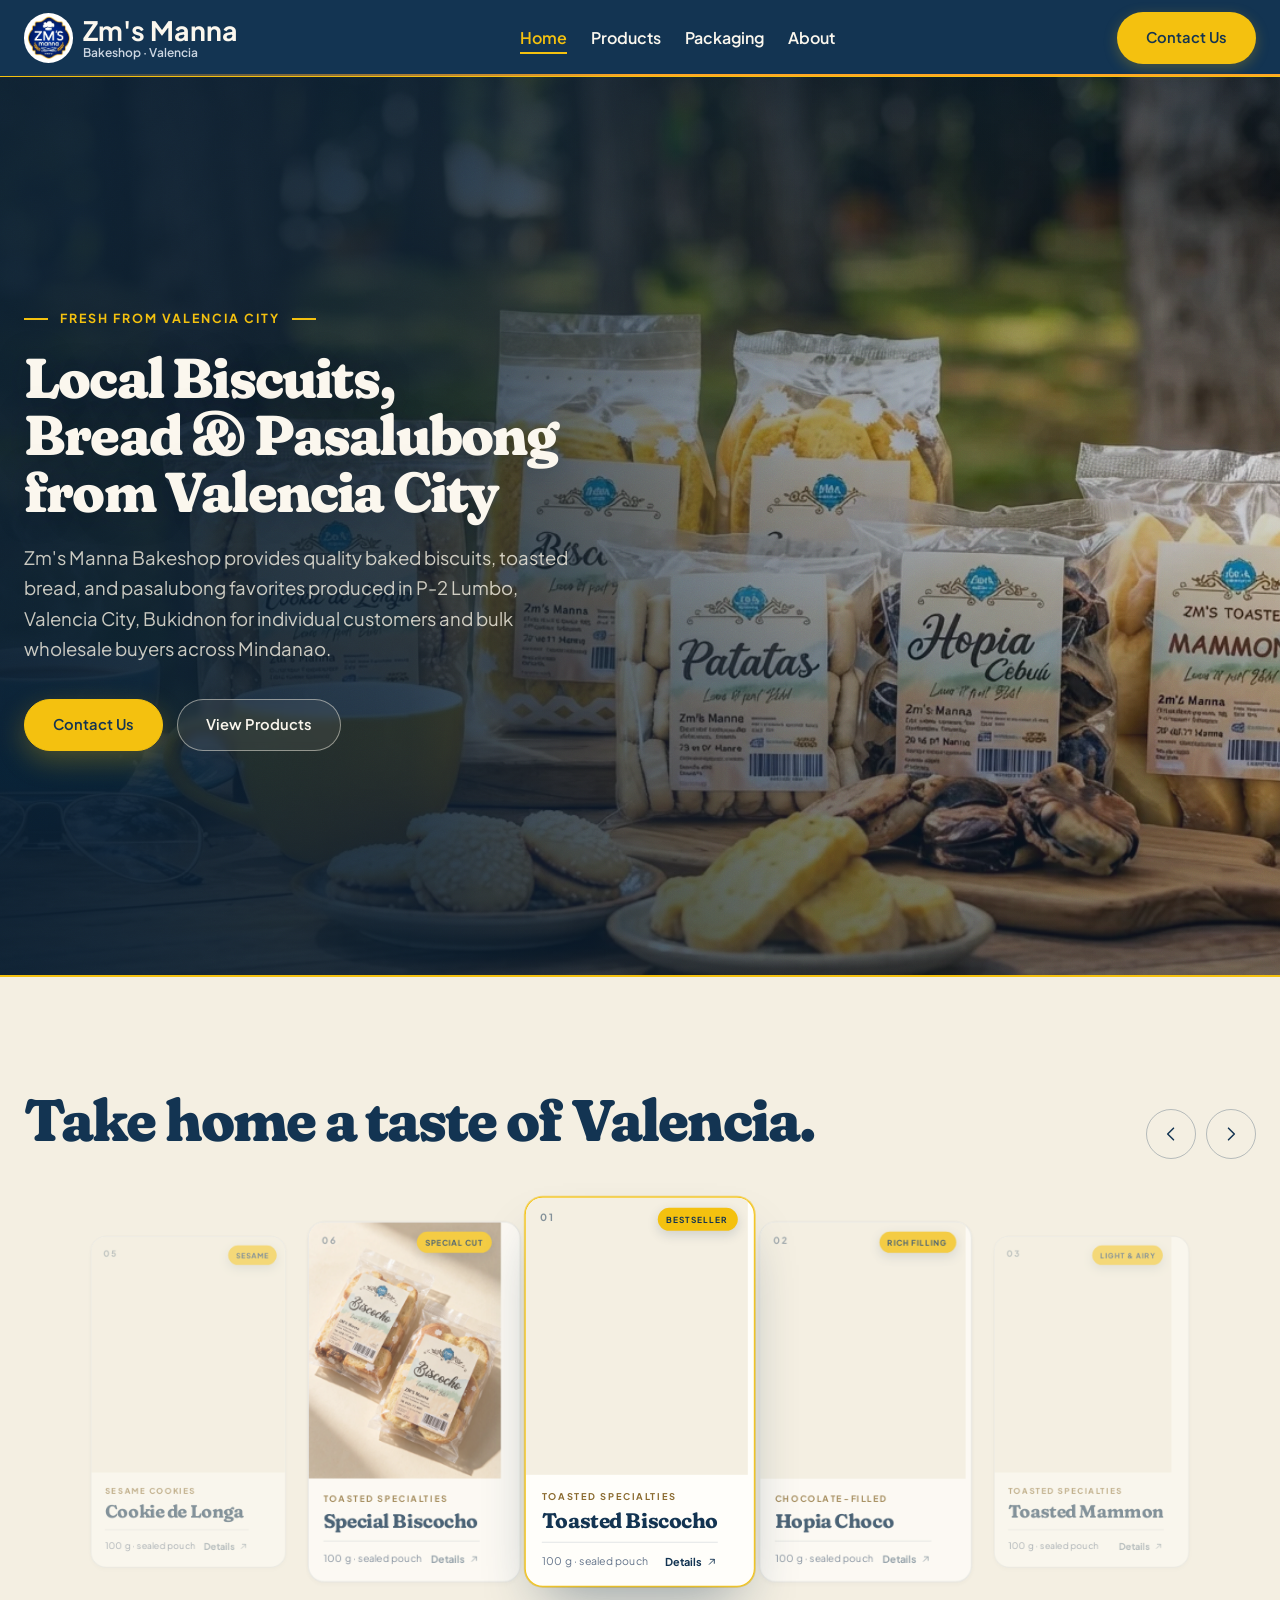
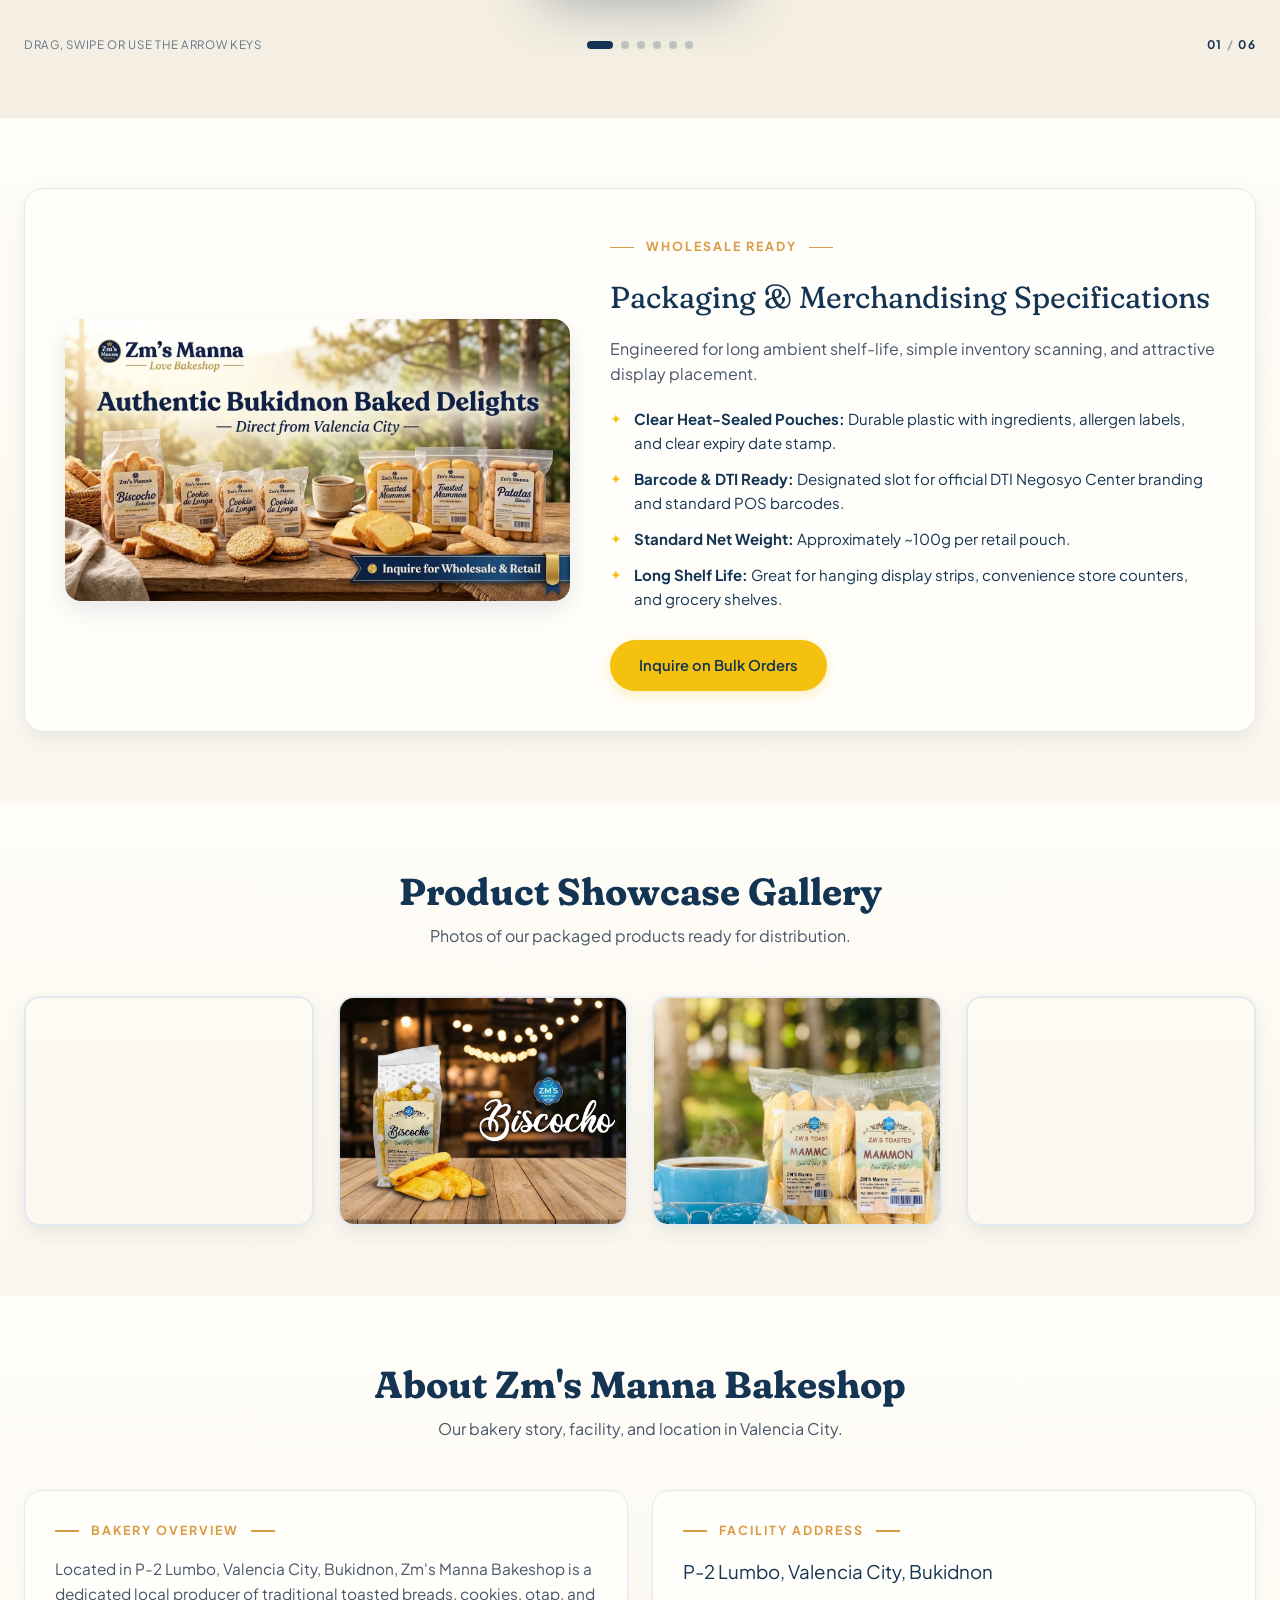
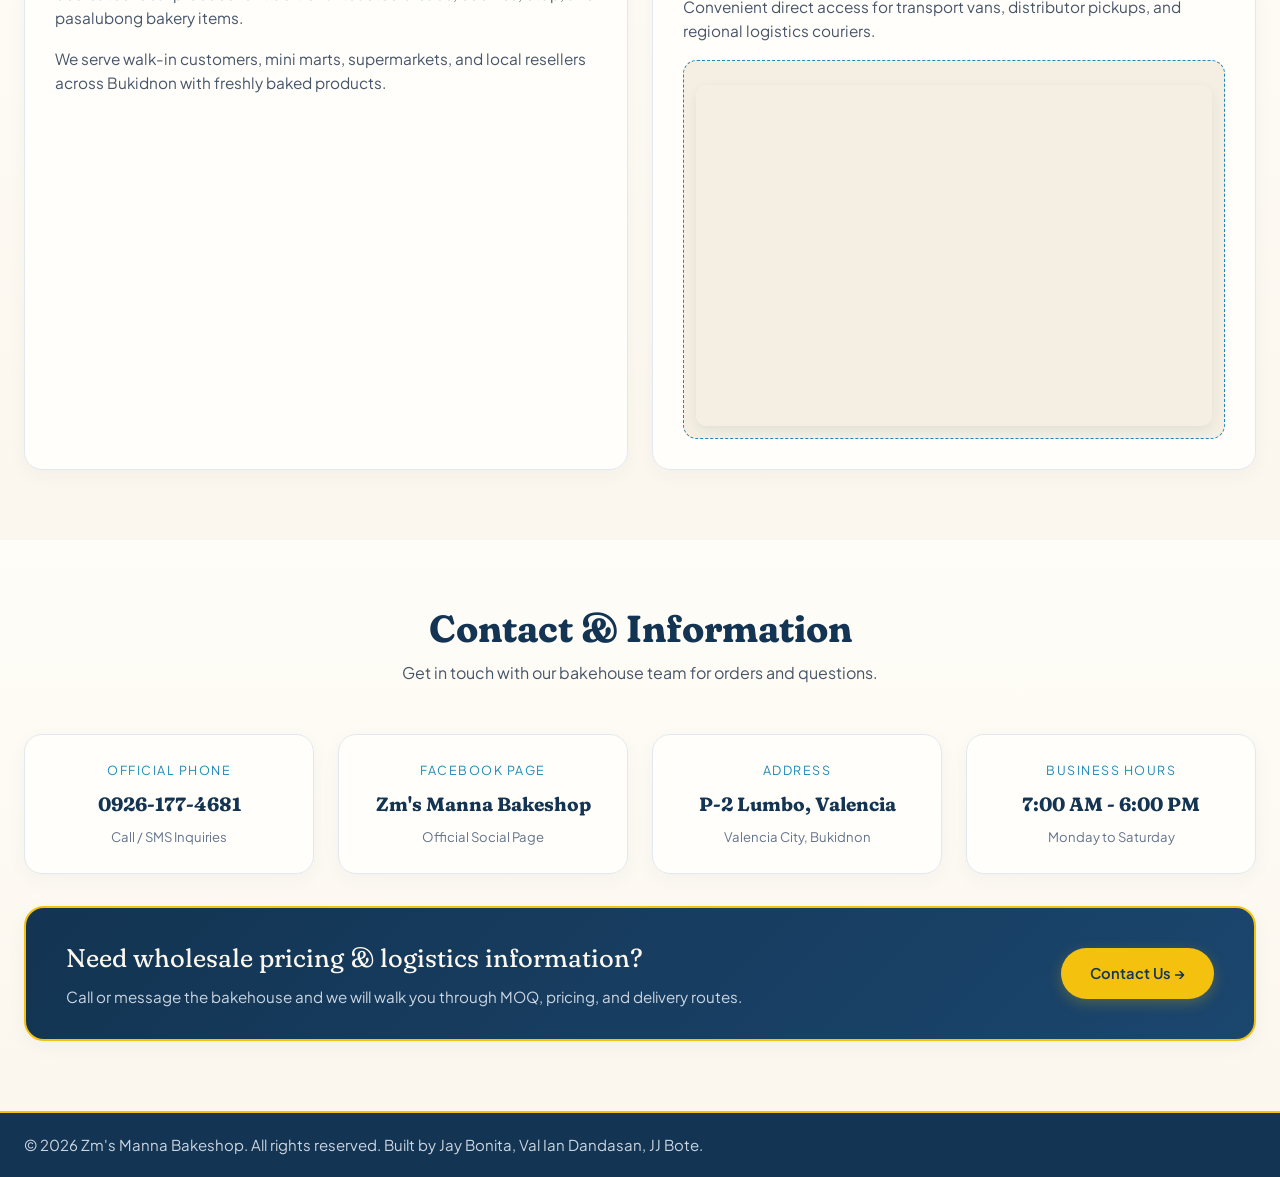
<file: index.html>
<!DOCTYPE html>
<html lang="en">
<head>
  <meta charset="UTF-8">
  <meta name="viewport" content="width=device-width, initial-scale=1.0">
  <title>Zm's Manna Bakeshop - Home</title>
  <link rel="icon" href="assets/favicon.ico">

  <!-- banner is the LCP image: fetch it as early as possible -->
  <link rel="preload" as="image" href="assets/banner.webp" fetchpriority="high">

  <!-- Marks the page as script-capable before first paint,
       so the carousel can fall back to a plain scroll row without JS -->
  <script>document.documentElement.classList.add('js');</script>

  <!-- Google Fonts: Fraunces & Plus Jakarta Sans -->
  <link rel="preconnect" href="https://fonts.googleapis.com">
  <link rel="preconnect" href="https://fonts.gstatic.com" crossorigin>
  <link href="https://fonts.googleapis.com/css2?family=Fraunces:ital,opsz,wght@0,9..144,600;0,9..144,700;1,9..144,600&family=Plus+Jakarta+Sans:wght@400;500;600;700&display=swap" rel="stylesheet">

  <!-- Single consolidated stylesheet entry point -->
  <link rel="stylesheet" href="styles/main.css?v=6">
</head>
<body>

  <!-- ==========================================
       1. HEADER / NAVIGATION
       Sticky header with logo, navigation, and CTA
       ========================================== -->

  <header class="header" role="banner">
    <div class="container header__row">

      <!-- Bakery Logo & Title -->
      <a href="#home" class="logo" aria-label="Zm's Manna Bakeshop - Home">
        <img src="assets/ZmsLogo.webp" alt="" class="logo__img" aria-hidden="true">
        <div class="logo__text">
          <span class="logo__name">Zm's Manna</span>
          <span class="logo__location">Bakeshop · Valencia</span>
        </div>
      </a>

      <!-- Navigation links -->
      <nav class="nav" aria-label="Main navigation">
        <ul class="nav__list">
          <li><a href="#home" class="nav__link" aria-current="page">Home</a></li>
          <li><a href="#products" class="nav__link">Products</a></li>
          <li><a href="#packaging" class="nav__link">Packaging</a></li>
          <li><a href="#about" class="nav__link">About</a></li>
        </ul>
      </nav>

      <!-- Contact CTA Button -->
      <div class="header__cta">
        <a href="#contact" class="btn btn--primary">Contact Us</a>
      </div>
    </div>
    <div class="scroll-progress" aria-hidden="true"></div>
  </header>

  <!-- ==========================================
       2. BANNER SECTION
       Full-bleed banner with background image, scrim, grain overlay
       ========================================== -->

  <section class="banner" id="home" aria-labelledby="banner-headline">
    <div class="banner__media" aria-hidden="true">
      <img
        src="assets/banner.webp"
        alt="Zm's Manna biscuit pouches arranged on a wooden table beside coffee and fresh biscuits"
        width="1920"
        height="1080"
        fetchpriority="high"
        decoding="async"
      >
    </div>
    <div class="banner__scrim" aria-hidden="true"></div>
    <div class="banner__grain" aria-hidden="true"></div>

    <div class="container banner__inner">
      <div class="banner__copy">
        <p class="tag tag--gold">Fresh From Valencia City</p>
        <h1 id="banner-headline" class="banner__headline">Local Biscuits, Bread & Pasalubong from Valencia City</h1>
        <p class="banner__lede">
          Zm's Manna Bakeshop provides quality baked biscuits, toasted bread, and pasalubong
          favorites produced in P-2 Lumbo, Valencia City, Bukidnon for individual customers and
          bulk wholesale buyers across Mindanao.
        </p>
        <div class="banner__actions">
          <a href="#contact" class="btn btn--banner-primary">Contact Us</a>
          <a href="#products" class="btn btn--banner-ghost">View Products</a>
        </div>
      </div>
    </div>
  </section>

  <!-- ==========================================
       3. PRODUCT COLLECTION (Looping Carousel)
       Interactive product showcase with drag/swipe/keyboard navigation
       ========================================== -->

  <section class="collection" id="products" aria-labelledby="products-title">
    <div class="container collection__header">
      <div class="collection__intro">
        <h2 class="collection__title" id="products-title">Take home a taste of Valencia.</h2>
      </div>

      <div class="collection__controls" aria-label="Product navigation">
        <button class="rail-btn" type="button" data-dir="-1" aria-controls="product-carousel" aria-label="Show previous product">
          <svg viewBox="0 0 24 24" fill="none" aria-hidden="true">
            <path d="M15 5 8 12l7 7" stroke="currentColor" stroke-width="1.8" stroke-linecap="round" stroke-linejoin="round"/>
          </svg>
        </button>
        <button class="rail-btn" type="button" data-dir="1" aria-controls="product-carousel" aria-label="Show next product">
          <svg viewBox="0 0 24 24" fill="none" aria-hidden="true">
            <path d="m9 5 7 7-7 7" stroke="currentColor" stroke-width="1.8" stroke-linecap="round" stroke-linejoin="round"/>
          </svg>
        </button>
      </div>
    </div>

    <div class="showcase" id="product-carousel" data-showcase>
      <div
        class="showcase__viewport"
        data-stage
        role="group"
        aria-roledescription="carousel"
        aria-label="Six baked favorites, one in focus at a time"
      >
        <ul class="showcase__track">

          <!-- Product 1: Toasted Biscocho -->
          <li class="showcase__item" data-product="toasted-biscocho">
            <button class="product-card" type="button" data-card aria-haspopup="dialog" aria-label="Open details for Toasted Biscocho">
              <span class="product-card__media">
                <span class="product-card__index" aria-hidden="true">01</span>
                <span class="product-card__badge">Bestseller</span>
                <img
                  src="assets/products/biscocho.webp"
                  alt="Zm's Manna Toasted Biscocho pouch with toasted bread slices"
                  width="1100" height="1375" loading="lazy" decoding="async"
                >
              </span>
              <span class="product-card__body">
                <span class="product-card__category">Toasted specialties</span>
                <span class="product-card__name">Toasted Biscocho</span>
                <span class="product-card__footer">
                  <span class="product-card__spec">100 g &middot; sealed pouch</span>
                  <span class="product-card__cta">
                    Details
                    <svg viewBox="0 0 24 24" fill="none" aria-hidden="true"><path d="M7 17 17 7M9 7h8v8" stroke="currentColor" stroke-width="1.8" stroke-linecap="round" stroke-linejoin="round"/></svg>
                  </span>
                </span>
              </span>
            </button>
          </li>

          <!-- Product 2: Hopia Choco -->
          <li class="showcase__item" data-product="hopia-choco">
            <button class="product-card" type="button" data-card aria-haspopup="dialog" aria-label="Open details for Hopia Choco">
              <span class="product-card__media">
                <span class="product-card__index" aria-hidden="true">02</span>
                <span class="product-card__badge">Rich filling</span>
                <img
                  src="assets/products/hopia.webp"
                  alt="Zm's Manna Hopia Choco pouch with chocolate-filled pastries on a plate"
                  width="1100" height="1375" loading="lazy" decoding="async"
                >
              </span>
              <span class="product-card__body">
                <span class="product-card__category">Chocolate-filled</span>
                <span class="product-card__name">Hopia Choco</span>
                <span class="product-card__footer">
                  <span class="product-card__spec">100 g &middot; sealed pouch</span>
                  <span class="product-card__cta">
                    Details
                    <svg viewBox="0 0 24 24" fill="none" aria-hidden="true"><path d="M7 17 17 7M9 7h8v8" stroke="currentColor" stroke-width="1.8" stroke-linecap="round" stroke-linejoin="round"/></svg>
                  </span>
                </span>
              </span>
            </button>
          </li>

          <!-- Product 3: Toasted Mammon -->
          <li class="showcase__item" data-product="toasted-mammon">
            <button class="product-card" type="button" data-card aria-haspopup="dialog" aria-label="Open details for Toasted Mammon">
              <span class="product-card__media">
                <span class="product-card__index" aria-hidden="true">03</span>
                <span class="product-card__badge">Light & airy</span>
                <img
                  src="assets/products/mammon.webp"
                  alt="Two pouches of Zm's Manna Toasted Mammon"
                  width="1100" height="1467" loading="lazy" decoding="async"
                >
              </span>
              <span class="product-card__body">
                <span class="product-card__category">Toasted specialties</span>
                <span class="product-card__name">Toasted Mammon</span>
                <span class="product-card__footer">
                  <span class="product-card__spec">100 g &middot; sealed pouch</span>
                  <span class="product-card__cta">
                    Details
                    <svg viewBox="0 0 24 24" fill="none" aria-hidden="true"><path d="M7 17 17 7M9 7h8v8" stroke="currentColor" stroke-width="1.8" stroke-linecap="round" stroke-linejoin="round"/></svg>
                  </span>
                </span>
              </span>
            </button>
          </li>

          <!-- Product 4: Patatas Biscuits -->
          <li class="showcase__item" data-product="patatas">
            <button class="product-card" type="button" data-card aria-haspopup="dialog" aria-label="Open details for Patatas Biscuits">
              <span class="product-card__media">
                <span class="product-card__index" aria-hidden="true">04</span>
                <span class="product-card__badge">Coffee pairing</span>
                <img
                  src="assets/products/patatas.webp"
                  alt="Zm's Manna Patatas pouches with a plate of crisp biscuits"
                  width="1100" height="1375" loading="lazy" decoding="async"
                >
              </span>
              <span class="product-card__body">
                <span class="product-card__category">Crisp & light</span>
                <span class="product-card__name">Patatas Biscuits</span>
                <span class="product-card__footer">
                  <span class="product-card__spec">100 g &middot; sealed pouch</span>
                  <span class="product-card__cta">
                    Details
                    <svg viewBox="0 0 24 24" fill="none" aria-hidden="true"><path d="M7 17 17 7M9 7h8v8" stroke="currentColor" stroke-width="1.8" stroke-linecap="round" stroke-linejoin="round"/></svg>
                  </span>
                </span>
              </span>
            </button>
          </li>

          <!-- Product 5: Cookie de Longa -->
          <li class="showcase__item" data-product="cookie-de-longa">
            <button class="product-card" type="button" data-card aria-haspopup="dialog" aria-label="Open details for Cookie de Longa">
              <span class="product-card__media">
                <span class="product-card__index" aria-hidden="true">05</span>
                <span class="product-card__badge">Sesame</span>
                <img
                  src="assets/products/cookie-de-longga.webp"
                  alt="Zm's Manna Cookie de Longa pouch with sesame cookies"
                  width="1100" height="1100" loading="lazy" decoding="async"
                >
              </span>
              <span class="product-card__body">
                <span class="product-card__category">Sesame cookies</span>
                <span class="product-card__name">Cookie de Longa</span>
                <span class="product-card__footer">
                  <span class="product-card__spec">100 g &middot; sealed pouch</span>
                  <span class="product-card__cta">
                    Details
                    <svg viewBox="0 0 24 24" fill="none" aria-hidden="true"><path d="M7 17 17 7M9 7h8v8" stroke="currentColor" stroke-width="1.8" stroke-linecap="round" stroke-linejoin="round"/></svg>
                  </span>
                </span>
              </span>
            </button>
          </li>

          <!-- Product 6: Special Biscocho -->
          <li class="showcase__item" data-product="special-biscocho">
            <button class="product-card" type="button" data-card aria-haspopup="dialog" aria-label="Open details for Special Biscocho">
              <span class="product-card__media">
                <span class="product-card__index" aria-hidden="true">06</span>
                <span class="product-card__badge">Special cut</span>
                <img
                  src="assets/products/biscocho2.webp"
                  alt="Two pouches of Zm's Manna Special Biscocho"
                  width="1100" height="1467" loading="lazy" decoding="async"
                >
              </span>
              <span class="product-card__body">
                <span class="product-card__category">Toasted specialties</span>
                <span class="product-card__name">Special Biscocho</span>
                <span class="product-card__footer">
                  <span class="product-card__spec">100 g &middot; sealed pouch</span>
                  <span class="product-card__cta">
                    Details
                    <svg viewBox="0 0 24 24" fill="none" aria-hidden="true"><path d="M7 17 17 7M9 7h8v8" stroke="currentColor" stroke-width="1.8" stroke-linecap="round" stroke-linejoin="round"/></svg>
                  </span>
                </span>
              </span>
            </button>
          </li>

        </ul>
      </div>
    </div>

    <div class="container collection__footer">
      <p class="showcase__hint">Drag, swipe or use the arrow keys</p>

      <div class="showcase__dots" data-dots role="tablist" aria-label="Product selection">
        <button class="showcase__dot" type="button" data-goto="0" role="tab" aria-label="Show Toasted Biscocho" aria-selected="true" aria-current="true"></button>
        <button class="showcase__dot" type="button" data-goto="1" role="tab" aria-label="Show Hopia Choco" aria-selected="false"></button>
        <button class="showcase__dot" type="button" data-goto="2" role="tab" aria-label="Show Toasted Mammon" aria-selected="false"></button>
        <button class="showcase__dot" type="button" data-goto="3" role="tab" aria-label="Show Patatas Biscuits" aria-selected="false"></button>
        <button class="showcase__dot" type="button" data-goto="4" role="tab" aria-label="Show Cookie de Longa" aria-selected="false"></button>
        <button class="showcase__dot" type="button" data-goto="5" role="tab" aria-label="Show Special Biscocho" aria-selected="false"></button>
      </div>

      <p class="showcase__count" aria-live="polite" aria-atomic="true">
        <span data-count>01</span><span class="showcase__count-sep" aria-hidden="true">/</span><span>06</span>
      </p>
    </div>
  </section>

  <!-- ==========================================
       4. PACKAGING & MERCHANDISING
       Wholesale packaging specifications
       ========================================== -->

  <section id="packaging" class="section packaging" aria-labelledby="packaging-title">
    <div class="container">
      <div class="card card--elevated packaging__card">
        <div class="packaging__image">
          <img src="assets/ad.webp" alt="Zm's Manna product packaging display showing sealed pouches on retail shelving" width="800" height="600">
        </div>

        <div class="packaging__details">
          <span class="tag tag--gold">Wholesale Ready</span>
          <h3 id="packaging-title">Packaging & Merchandising Specifications</h3>
          <p>Engineered for long ambient shelf-life, simple inventory scanning, and attractive display placement.</p>

          <ul class="packaging__list">
            <li><strong>Clear Heat-Sealed Pouches:</strong> Durable plastic with ingredients, allergen labels, and clear expiry date stamp.</li>
            <li><strong>Barcode & DTI Ready:</strong> Designated slot for official DTI Negosyo Center branding and standard POS barcodes.</li>
            <li><strong>Standard Net Weight:</strong> Approximately ~100g per retail pouch.</li>
            <li><strong>Long Shelf Life:</strong> Great for hanging display strips, convenience store counters, and grocery shelves.</li>
          </ul>

          <a href="#contact" class="btn btn--primary">Inquire on Bulk Orders</a>
        </div>
      </div>
    </div>
  </section>

  <!-- ==========================================
       5. PRODUCT SHOWCASE GALLERY
       Additional product photography
       ========================================== -->

  <section class="section" aria-labelledby="gallery-title">
    <div class="container">
      <div class="section-header">
        <h2 class="section-title" id="gallery-title">Product Showcase Gallery</h2>
        <p class="section-desc">Photos of our packaged products ready for distribution.</p>
      </div>

      <div class="grid">
        <div class="col-3">
          <div class="gallery__item">
            <img src="assets/orig/Cookie-de-longga.jpeg" alt="Cookie de Longa sesame cookies in packaging" loading="lazy" decoding="async">
          </div>
        </div>
        <div class="col-3">
          <div class="gallery__item">
            <img src="assets/orig/Biscocho.webp" alt="Toasted Biscocho traditional biscuits" loading="lazy" decoding="async">
          </div>
        </div>
        <div class="col-3">
          <div class="gallery__item">
            <img src="assets/orig/Mammon.webp" alt="Toasted Mammon light sponge cake slices" loading="lazy" decoding="async">
          </div>
        </div>
        <div class="col-3">
          <div class="gallery__item">
            <img src="assets/orig/Hopia.webp" alt="Hopia Choco chocolate-filled pastries" loading="lazy" decoding="async">
          </div>
        </div>
      </div>
    </div>
  </section>

  <!-- ==========================================
       6. ABOUT THE BAKERY
       Bakery story, facility, and location
       ========================================== -->

  <section id="about" class="section" aria-labelledby="about-title">
    <div class="container">
      <div class="section-header">
        <h2 class="section-title" id="about-title">About Zm's Manna Bakeshop</h2>
        <p class="section-desc">Our bakery story, facility, and location in Valencia City.</p>
      </div>

      <div class="grid">
        <!-- Overview -->
        <div class="col-6">
          <div class="card card--elevated">
            <span class="tag tag--gold">Bakery Overview</span>
            <p class="about__description">
              Located in P-2 Lumbo, Valencia City, Bukidnon, Zm's Manna Bakeshop is a dedicated local producer of traditional toasted breads, cookies, otap, and pasalubong bakery items.
            </p>
            <p class="about__description">
              We serve walk-in customers, mini marts, supermarkets, and local resellers across Bukidnon with freshly baked products.
            </p>
            <div class="about__photo">
              <img src="assets/promotion-wide.webp" alt="Zm's Manna bakery production facility interior showing baking equipment and staff" loading="lazy" decoding="async">
            </div>
          </div>
        </div>

        <!-- Location & Directions -->
        <div class="col-6">
          <div class="card card--elevated">
            <span class="tag tag--gold">Facility Address</span>
            <h3 style="color: var(--color-text); margin-bottom: 8px;">P-2 Lumbo, Valencia City, Bukidnon</h3>
            <p class="about__description">Convenient direct access for transport vans, distributor pickups, and regional logistics couriers.</p>

            <div class="map-card">
              <div class="map-embed">
                <iframe
                  title="Map — Zm’s Manna Bakeshop, P-2 Lumbo, Valencia City, Bukidnon"
                  src="https://www.google.com/maps?q=P-2+Lumbo,+Valencia+City,+Bukidnon,+Philippines&output=embed"
                  loading="lazy"
                  referrerpolicy="no-referrer-when-downgrade"
                  allowfullscreen></iframe>
              </div>
            </div>
          </div>
        </div>
      </div>
    </div>
  </section>

  <!-- ==========================================
       7. CONTACT & INFORMATION
       Contact details, hours, and wholesale CTA
       ========================================== -->

  <section id="contact" class="section" aria-labelledby="contact-title">
    <div class="container">
      <div class="section-header">
        <h2 class="section-title" id="contact-title">Contact & Information</h2>
        <p class="section-desc">Get in touch with our bakehouse team for orders and questions.</p>
      </div>

      <div class="grid">
        <div class="col-3">
          <div class="card card--elevated contact__item">
            <h5>Official Phone</h5>
            <p>0926-177-4681</p>
            <small>Call / SMS Inquiries</small>
          </div>
        </div>

        <div class="col-3">
          <div class="card card--elevated contact__item">
            <h5>Facebook Page</h5>
            <p>Zm's Manna Bakeshop</p>
            <small>Official Social Page</small>
          </div>
        </div>

        <div class="col-3">
          <div class="card card--elevated contact__item">
            <h5>Address</h5>
            <p>P-2 Lumbo, Valencia</p>
            <small>Valencia City, Bukidnon</small>
          </div>
        </div>

        <div class="col-3">
          <div class="card card--elevated contact__item">
            <h5>Business Hours</h5>
            <p>7:00 AM - 6:00 PM</p>
            <small>Monday to Saturday</small>
          </div>
        </div>
      </div>

      <!-- Wholesale CTA -->
      <div class="card cta-box" role="region" aria-labelledby="cta-title">
        <div>
          <h3 id="cta-title">Need wholesale pricing & logistics information?</h3>
          <p>Call or message the bakehouse and we will walk you through MOQ, pricing, and delivery routes.</p>
        </div>
        <a href="#contact" class="btn btn--primary">Contact Us &rarr;</a>
      </div>
    </div>
  </section>

  <!-- ==========================================
       8. FOOTER
       ========================================== -->

  <footer class="footer" role="contentinfo">
    <div class="container">
      <div class="footer__info">
        <p class="footer__copyright">&copy; 2026 Zm's Manna Bakeshop. All rights reserved. Built by Jay Bonita, Val Ian Dandasan, JJ Bote.</p>
      </div>
    </div>
  </footer>

  <!-- ==========================================
       9. PRODUCT DETAILS MODAL
       Dynamically populated by scripts/catalog.js
       ========================================== -->

  <div class="modal" id="product-modal" role="dialog" aria-modal="true" aria-labelledby="modal-title" aria-hidden="true">
    <div class="modal__box">
      <button class="modal__close" type="button" aria-label="Close details">&times;</button>
      <div class="modal__media"></div>
      <div class="modal__info"></div>
    </div>
  </div>

  <!-- Carousel + Modal behavior -->
  <script src="scripts/catalog.js?v=6" defer></script>
</body>
</html>
</file>
<file: styles/main.css>
/* =========================================================
   MAIN.CSS — Entry Point for Zm's Manna Bakeshop Styles
   Imports all stylesheets in dependency order.
   For production, concatenate these into a single file.
   ========================================================= */

/* 1. Design tokens & reset — must load first */
@import './tokens.css';

/* 2. Reusable components */
@import './components.css';

/* 3. Page-specific sections */
@import './sections.css';

/* 4. Scroll-driven animations */
@import './animation.css';
</file>
